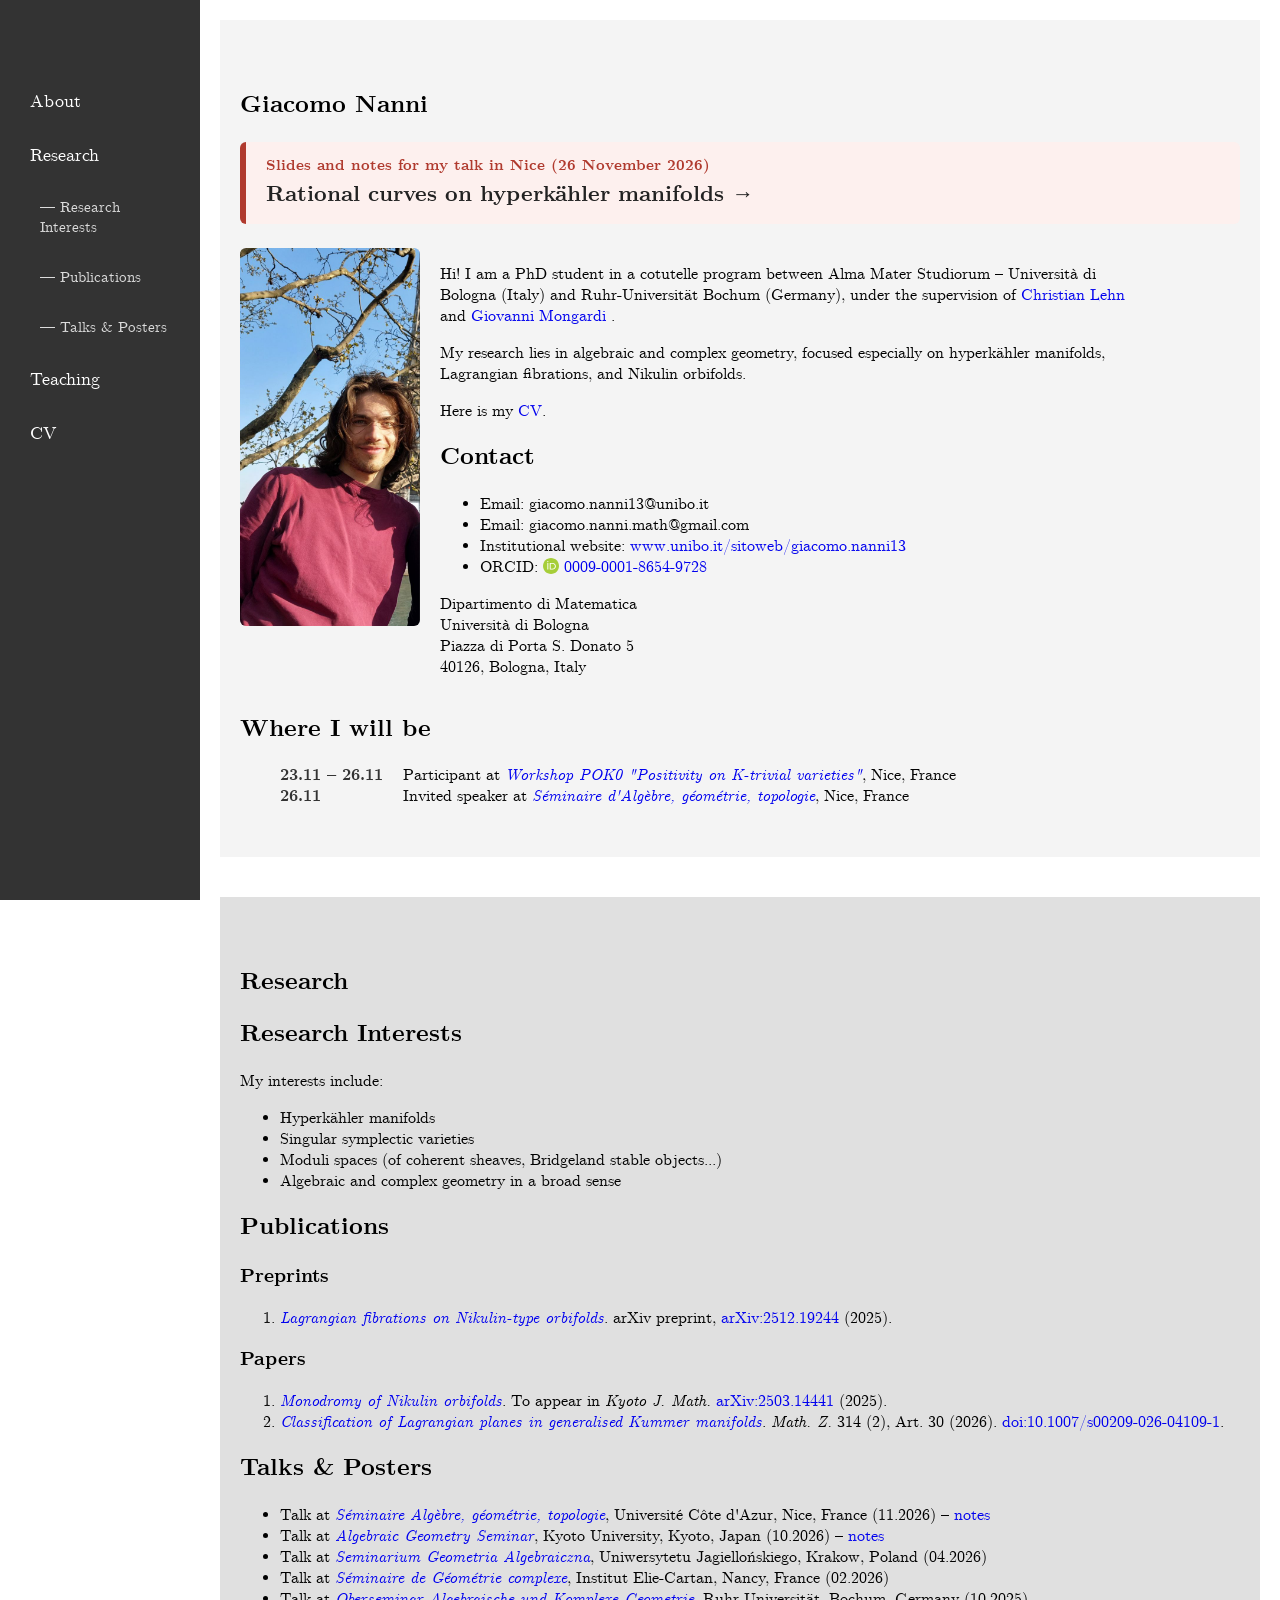
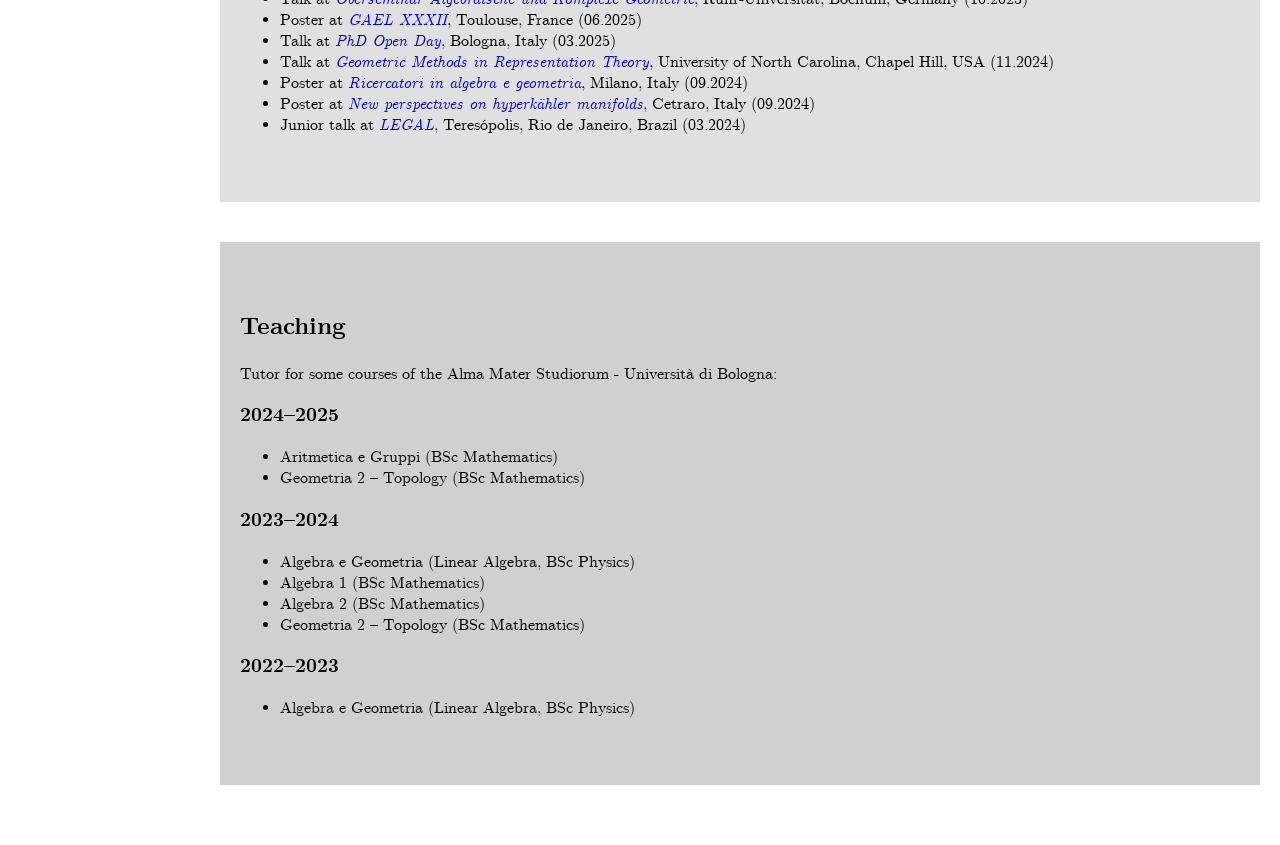
<file: index.html>
<!DOCTYPE html>
<html lang="en">

<head>
    <meta charset="utf-8">
    <meta name="google-site-verification" content="ThIcFfAk9_an7HPXnbIgXpJIYaaP2lof4nhaQBa8RAE" />
    <!--
    <link rel="stylesheet" type="text/css" href="https://cdn.jsdelivr.net/gh/bitmaks/cm-web-fonts@latest/fonts.css">-->
    <link rel="stylesheet" type="text/css" href="resources/fonts/cm-serif.css">
    <meta name="viewport" content="width=device-width, initial-scale=1.0">
    <title>Giacomo Nanni – Personal Page</title>
    <style>
        body {
            margin: 0;
            font-family: "Computer Modern", serif;
            /*font-family: Arial, serif;*/
            overflow-x: hidden;
        }

        /* Sidebar */
        nav {
            position: fixed;
            top: 0;
            left: -200px;
            width: 200px;
            height: 100vh;
            background-color: #333;
            padding: 20px;
            box-sizing: border-box;
            transition: left 0.3s ease;
            z-index: 1000;
        }

        /* Move menu items down so they don't overlap the menu toggle */
        nav ul {
            list-style-type: none;
            padding: 0;
            margin: 60px 0 0 0;
            /* <-- space added */
        }

        nav ul li {
            margin-bottom: 10px;
        }

        nav ul li a {
            color: white;
            text-decoration: none;
            font-size: 18px;
            display: block;
            padding: 10px;
            transition: background-color 0.3s;
        }

        nav ul li a:hover {
            background-color: #555;
        }

        /* Subsection styling */
        nav ul li.sub a {
            font-size: 15px;
            padding-left: 20px;
            color: #ddd;
        }

        nav ul li.sub a:hover {
            background-color: #444;
        }

        /* Hamburger */
        .menu-toggle {
            position: fixed;
            top: 20px;
            left: 20px;
            z-index: 1001;
            cursor: pointer;
            display: block;
        }

        .menu-toggle .bar {
            width: 25px;
            height: 3px;
            background-color: #333;
            margin: 5px 0;
            transition: 0.3s;
        }

        /* Hidden checkbox */
        #nav-toggle {
            display: none;
        }

        /* When menu open */
        #nav-toggle:checked~nav {
            left: 0;
        }

        /* Make the "X" visible when open */
        #nav-toggle:checked+.menu-toggle .bar {
            background-color: white !important;
        }

        /* X transformation */
        #nav-toggle:checked+.menu-toggle .bar:nth-child(1) {
            transform: rotate(-45deg) translate(-5px, 6px);
        }

        #nav-toggle:checked+.menu-toggle .bar:nth-child(2) {
            opacity: 0;
        }

        #nav-toggle:checked+.menu-toggle .bar:nth-child(3) {
            transform: rotate(45deg) translate(-5px, -6px);
        }

        /* Click-outside overlay */
        #overlay {
            position: fixed;
            top: 0;
            left: 0;
            width: 100%;
            height: 100%;
            display: none;
            z-index: 900;
        }

        #nav-toggle:checked~#overlay {
            display: block;
        }

        /* Main content shifting */
        main {
            padding: 20px;
            width: 100%;
            transition: transform 0.3s ease;
            box-sizing: border-box;
        }

        #nav-toggle:checked~main {
            transform: translateX(200px);
        }

        /* Section styling */
        section {
            padding: 50px 20px;
            margin-bottom: 40px;
            box-sizing: border-box;
        }

        #about {
            background-color: #f4f4f4;
        }

        #research {
            background-color: #e0e0e0;
        }

        #teaching {
            background-color: #d0d0d0;
        }

        /* About section layout with photo */
        .about-container {
            display: flex;
            flex-wrap: wrap;
            align-items: flex-start;
            gap: 20px;
        }

        /* the profile photo only (direct child), not icons inside the text */
        .about-container > img {
            width: 180px;
            height: auto;
            border-radius: 6px;
            flex-shrink: 0;
        }

        .about-text {
            max-width: 700px;
        }

        @media (min-width: 768px) {
            nav {
                left: 0;
            }

            main {
                transform: none !important;
                margin-left: 200px;
                width: calc(100% - 200px);
            }

            .menu-toggle {
                display: none;
            }

            #overlay {
                display: none !important;
            }
        }

        .decoy {
            display: none;
        }

        a {
            text-decoration: none;
            /* Removes the underline */
        }

        a:hover {
            background-color: rgba(12, 93, 7, 0.297);
            /* Adds a highlight on hover; adjust color as needed */
        }

        .travel-list {
            display: grid;
            grid-template-columns: max-content 1fr;
            column-gap: 20px;
            row-gap: 0px;
            margin: 0;
            padding-left: 40px;
        }

        .travel-item {
            display: contents;
        }

        .travel-list dt {
            font-weight: bold;
            white-space: nowrap;
            color: #333;
        }

        .travel-list dd {
            margin: 0;
        }

        /* Official ORCID iD icon, sized to the text */
        .orcid-icon {
            width: 1em;
            height: 1em;
            vertical-align: -0.15em;
            margin-right: 0.3em;
        }

        /* Highlighted link to talk notes */
        .talk-banner {
            display: block;
            margin: 0 0 24px 0;
            padding: 14px 20px;
            border-left: 6px solid #b03a2e;
            border-radius: 6px;
            background-color: #fdf0ee;
            color: #222;
            text-decoration: none;
            transition: background-color 0.2s;
        }

        .talk-banner:hover {
            background-color: #f9e0dc;
        }

        .talk-banner-label {
            display: block;
            font-size: 15px;
            color: #b03a2e;
            font-weight: bold;
        }

        .talk-banner-title {
            display: block;
            font-size: 22px;
            font-weight: bold;
            margin-top: 4px;
        }
    </style>
    <!-- GoatCounter: statistiche anonime sulle visite, senza cookie -->
    <script data-goatcounter="https://giacomonanni.goatcounter.com/count" async src="//gc.zgo.at/count.js"></script>
</head>

<body>

    <input type="checkbox" id="nav-toggle" class="hidden">

    <label for="nav-toggle" class="menu-toggle">
        <div class="bar"></div>
        <div class="bar"></div>
        <div class="bar"></div>
    </label>

    <!-- Overlay for click-outside-to-close -->
    <label id="overlay" for="nav-toggle"></label>

    <!-- NAVIGATION BAR -->
    <nav>
        <ul>
            <li><a href="#about">About</a></li>

            <li><a href="#research">Research</a></li>
            <li class="sub"><a href="#interests">— Research Interests</a></li>
            <li class="sub"><a href="#publications">— Publications</a></li>
            <li class="sub"><a href="#talks">— Talks & Posters</a></li>

            <li><a href="#teaching">Teaching</a></li>
            <li><a href="resources/out/CV_Nanni.pdf" target="_blank" data-goatcounter-click="cv-pdf" data-goatcounter-title="CV (menu)">CV</a></li>
        </ul>
    </nav>

    <main>

        <!-- ABOUT -->
        <section id="about">
            <h1>Giacomo Nanni</h1>

            <!-- Highlighted link to the slides and notes of the latest talk -->
            <a class="talk-banner" href="nice/">
                <span class="talk-banner-label">Slides and notes for my talk in Nice (26 November 2026)</span>
                <span class="talk-banner-title">Rational curves on hyperkähler manifolds &rarr;</span>
            </a>

            <div class="about-container">
                <img src="resources/photo.jpg" alt="Photo of Giacomo Nanni">

                <div class="about-text">
                    <p>
                        Hi! I am a PhD student in a cotutelle program between Alma Mater Studiorum – Università di
                        Bologna
                        (Italy) and Ruhr-Universität Bochum (Germany), under the supervision of <a
                            href="https://math.ruhr-uni-bochum.de/fakultaet/arbeitsbereiche/analysis/gruppe-lehn/">Christian
                            Lehn</a> and <a href="https://www.unibo.it/sitoweb/giovanni.mongardi2">Giovanni Mongardi</a>
                        .
                    </p>

                    <p>
                        My research lies in algebraic and complex geometry, focused especially on hyperkähler manifolds,
                        Lagrangian fibrations, and Nikulin orbifolds.
                    </p>

                    <p>Here is my <a href="resources/out/CV_Nanni.pdf" target="_blank" data-goatcounter-click="cv-pdf" data-goatcounter-title="CV (text)">CV</a>.</p>

                    <h2>Contact</h2>

                    <ul>
                        <li>Email: giaco<span class="decoy">make it</span>mo.nanni1<span
                                class="decoy">harder</span>3<span class="decoy">fake</span>@unibo.it</li>
                        <li>Email: giac<span class="decoy">random</span>omo.nanni.ma<span
                                class="decoy">junk</span>th@gmail.com</li>
                        <li>Institutional website: <a
                                href="https://www.unibo.it/sitoweb/giacomo.nanni13">www.unibo.it/sitoweb/giacomo.nanni13</a>
                        </li>
                        <li>ORCID: <a href="https://orcid.org/0009-0001-8654-9728"><img class="orcid-icon"
                                    src="resources/icons/orcid.svg" alt="">0009-0001-8654-9728</a></li>
                    </ul>
                    <!--
                    <p>
                        Fakultät für Mathematik<br>
                        Building IB, office 3/91<br>
                        Ruhr University Bochum<br>
                        Universitätsstrasse 150<br>
                        44801 Bochum, Germany
                    </p>
                    -->
                    <p>
                        Dipartimento di Matematica<br>
                        Università di Bologna<br>
                        Piazza di Porta S. Donato 5<br>
                        40126, Bologna, Italy
                    </p>
                </div>
            </div>
            <div>
                <h2>Where I will be</h2>
                <dl class="travel-list">
                    <div class="travel-item">
                        <dt>23.11 – 26.11</dt>
                        <dd>Participant at <a href="https://indico.math.cnrs.fr/event/16870/"><em>Workshop POK0
                                    "Positivity on K-trivial varieties"</em></a>, Nice, France</dd>
                    </div>
                    <div class="travel-item">
                        <dt>26.11</dt>
                        <dd>Invited speaker at <a href="https://indico.math.cnrs.fr/event/17051/"> <em> Séminaire
                                    d'Algèbre,
                                    géométrie, topologie</em></a>, Nice, France</dd>
                    </div>
                </dl>
            </div>
        </section>

        <!-- RESEARCH -->
        <section id="research">
            <h1>Research</h1>

            <!-- Research Interests -->
            <h2 id="interests">Research Interests</h2>
            <p>My interests include:</p>
            <ul>
                <li>Hyperkähler manifolds</li>
                <li>Singular symplectic varieties</li>
                <li>Moduli spaces (of coherent sheaves, Bridgeland stable objects...)</li>
                <li>Algebraic and complex geometry in a broad sense</li>
            </ul>

            <!-- Publications -->
            <h2 id="publications">Publications</h2>

            <h3>Preprints</h3>
            <ol>
                <!-- PREPRINTS:START -->
                <li><a href="https://arxiv.org/abs/2512.19244"><em>Lagrangian fibrations on Nikulin-type orbifolds</em></a>. arXiv preprint, <a href="https://arxiv.org/abs/2512.19244">arXiv:2512.19244</a> (2025).</li>
                <!-- PREPRINTS:END -->
            </ol>

            <h3>Papers</h3>
            <ol>
                <!-- PUBLICATIONS:START -->
                <li><a href="https://arxiv.org/abs/2503.14441"><em>Monodromy of Nikulin orbifolds</em></a>. To appear in <em>Kyoto J. Math.</em> <a href="https://arxiv.org/abs/2503.14441">arXiv:2503.14441</a> (2025).</li>
                <li><a href="https://doi.org/10.1007/s00209-026-04109-1"><em>Classification of Lagrangian planes in generalised Kummer manifolds</em></a>. <em>Math. Z.</em> 314 (2), Art. 30 (2026). <a href="https://doi.org/10.1007/s00209-026-04109-1">doi:10.1007/s00209-026-04109-1</a>.</li>
                <!-- PUBLICATIONS:END -->
            </ol>

            <!-- Talks -->
            <h2 id="talks">Talks & Posters</h2>
            <ul>
                <!-- TALKS:START -->
                <li>Talk at <em><a href="https://indico.math.cnrs.fr/event/17051/">Séminaire Algèbre, géométrie, topologie</a></em>, Université Côte d'Azur, Nice, France (11.2026) – <a href="nice/" data-goatcounter-click="nice/">notes</a></li>
                <li>Talk at <em><a href="https://www.math.kyoto-u.ac.jp/en/event/seminar/algebraic-geometry">Algebraic Geometry Seminar</a></em>, Kyoto University, Kyoto, Japan (10.2026) – <a href="notes/kyoto-2026.pdf" data-goatcounter-click="notes/kyoto-2026.pdf">notes</a></li>
                <li>Talk at <em><a href="https://kgatl.im.uj.edu.pl/index_pl.php">Seminarium Geometria Algebraiczna</a></em>, Uniwersytetu Jagiellońskiego, Krakow, Poland (04.2026)</li>
                <li>Talk at <em><a href="https://iecl.univ-lorraine.fr/events/lagrangian-fibrations-on-nikulin-orbifold/">Séminaire de Géométrie complexe</a></em>, Institut Elie-Cartan, Nancy, France (02.2026)</li>
                <li>Talk at <em><a href="https://cecilegachet.github.io/events.html">Oberseminar Algebraische und Komplexe Geometrie</a></em>, Ruhr-Universität, Bochum, Germany (10.2025)</li>
                <li>Poster at <em><a href="https://sites.google.com/view/gaelxxxii">GAEL XXXII</a></em>, Toulouse, France (06.2025)</li>
                <li>Talk at <em><a href="https://sites.google.com/view/mathphd-openday-bologna/home">PhD Open Day</a></em>, Bologna, Italy (03.2025)</li>
                <li>Talk at <em><a href="https://math.unc.edu/event/geometric-methods-in-representation-theory-giacomo-nanni-universita-di-bologna/">Geometric Methods in Representation Theory</a></em>, University of North Carolina, Chapel Hill, USA (11.2024)</li>
                <li>Poster at <em><a href="https://matematica.unimi.it/it/ricercatori-algebra-e-geometria-2024">Ricercatori in algebra e geometria</a></em>, Milano, Italy (09.2024)</li>
                <li>Poster at <em><a href="https://sites.google.com/view/og65/home">New perspectives on hyperkähler manifolds</a></em>, Cetraro, Italy (09.2024)</li>
                <li>Junior talk at <em><a href="https://sites.google.com/view/geoalgcompluff/legal/legal-english">LEGAL</a></em>, Teresópolis, Rio de Janeiro, Brazil (03.2024)</li>
                <!-- TALKS:END -->
            </ul>
        </section>

        <!-- TEACHING -->
        <section id="teaching">
            <h1>Teaching</h1>
            Tutor for some courses of the Alma Mater Studiorum - Università di Bologna:

            <h3>2024–2025</h3>
            <ul>
                <li>Aritmetica e Gruppi (BSc Mathematics)</li>
                <li>Geometria 2 – Topology (BSc Mathematics)</li>
            </ul>

            <h3>2023–2024</h3>
            <ul>
                <li>Algebra e Geometria (Linear Algebra, BSc Physics)</li>
                <li>Algebra 1 (BSc Mathematics)</li>
                <li>Algebra 2 (BSc Mathematics)</li>
                <li>Geometria 2 – Topology (BSc Mathematics)</li>
            </ul>

            <h3>2022–2023</h3>
            <ul>
                <li>Algebra e Geometria (Linear Algebra, BSc Physics)</li>
            </ul>

        </section>

    </main>

</body>

</html>
</file>
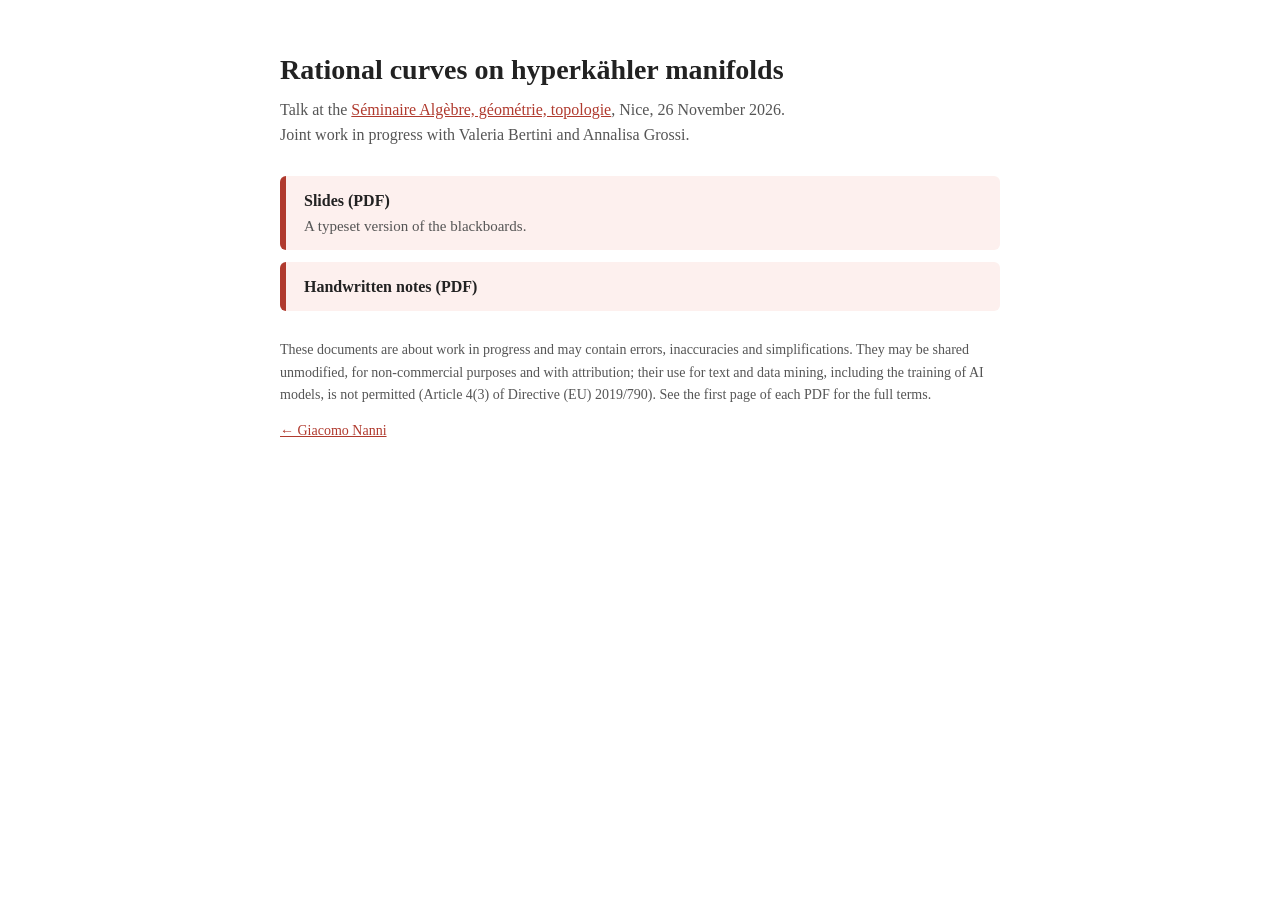
<file: nice/index.html>
<!DOCTYPE html>
<html lang="en">
<head>
    <meta charset="utf-8">
    <meta name="viewport" content="width=device-width, initial-scale=1">
    <meta name="robots" content="noai, noimageai">
    <title>Rational curves on hyperkähler manifolds – Nice, 26 November 2026</title>
    <style>
        body {
            font-family: Georgia, "Times New Roman", serif;
            max-width: 720px;
            margin: 48px auto;
            padding: 0 20px;
            line-height: 1.6;
            color: #222;
        }
        h1 { font-size: 28px; margin-bottom: 4px; }
        .sub { color: #555; margin-top: 0; }
        ul.files { list-style: none; padding: 0; margin: 28px 0; }
        ul.files li { margin: 12px 0; }
        ul.files a {
            display: block;
            padding: 12px 18px;
            border-left: 6px solid #b03a2e;
            border-radius: 6px;
            background-color: #fdf0ee;
            color: inherit;
            text-decoration: none;
            font-weight: bold;
        }
        ul.files a:hover { background-color: #f9e0dc; }
        ul.files span { display: block; font-weight: normal; font-size: 15px; color: #555; }
        .small { font-size: 14px; color: #555; }
        a { color: #b03a2e; }
    </style>
    <!-- GoatCounter: statistiche anonime sulle visite, senza cookie -->
    <script data-goatcounter="https://giacomonanni.goatcounter.com/count" async src="//gc.zgo.at/count.js"></script>
</head>
<body>
    <h1>Rational curves on hyperkähler manifolds</h1>
    <p class="sub">Talk at the <a href="https://indico.math.cnrs.fr/event/17051/">Séminaire Algèbre, géométrie,
        topologie</a>, Nice, 26 November 2026.<br>
        Joint work in progress with Valeria Bertini and Annalisa Grossi.</p>

    <ul class="files">
        <li><a href="../notes/nice-2026-slides.pdf" data-goatcounter-click="notes/nice-2026-slides.pdf">Slides (PDF)<span>A typeset version of the blackboards.</span></a></li>
        <li><a href="../notes/nice-2026-handwritten-notes.pdf" data-goatcounter-click="notes/nice-2026-handwritten-notes.pdf">Handwritten notes (PDF)</a></li>
    </ul>

    <p class="small">These documents are about work in progress and may contain errors, inaccuracies and
        simplifications. They may be shared unmodified, for non-commercial purposes and with attribution; their use
        for text and data mining, including the training of AI models, is not permitted (Article 4(3) of Directive
        (EU) 2019/790). See the first page of each PDF for the full terms.</p>

    <p class="small"><a href="../">&larr; Giacomo Nanni</a></p>
</body>
</html>
</file>
<file: resources/fonts/cm-serif.css>
@font-face {
    font-family: 'Computer Modern';
    src: url('cmunrm.woff2') format('woff2');
    font-weight: normal;
    font-style: normal;
    font-display: swap;
}

@font-face {
    font-family: 'Computer Modern';
    src: url('cmunbx.woff2') format('woff2');
    font-weight: bold;
    font-style: normal;
    font-display: swap;
}

@font-face {
    font-family: 'Computer Modern';
    src: url('cmunti.woff2') format('woff2');
    font-weight: normal;
    font-style: italic;
    font-display: swap;
}

@font-face {
    font-family: 'Computer Modern';
    src: url('cmunbi.woff2') format('woff2');
    font-weight: bold;
    font-style: italic;
    font-display: swap;
}
</file>
